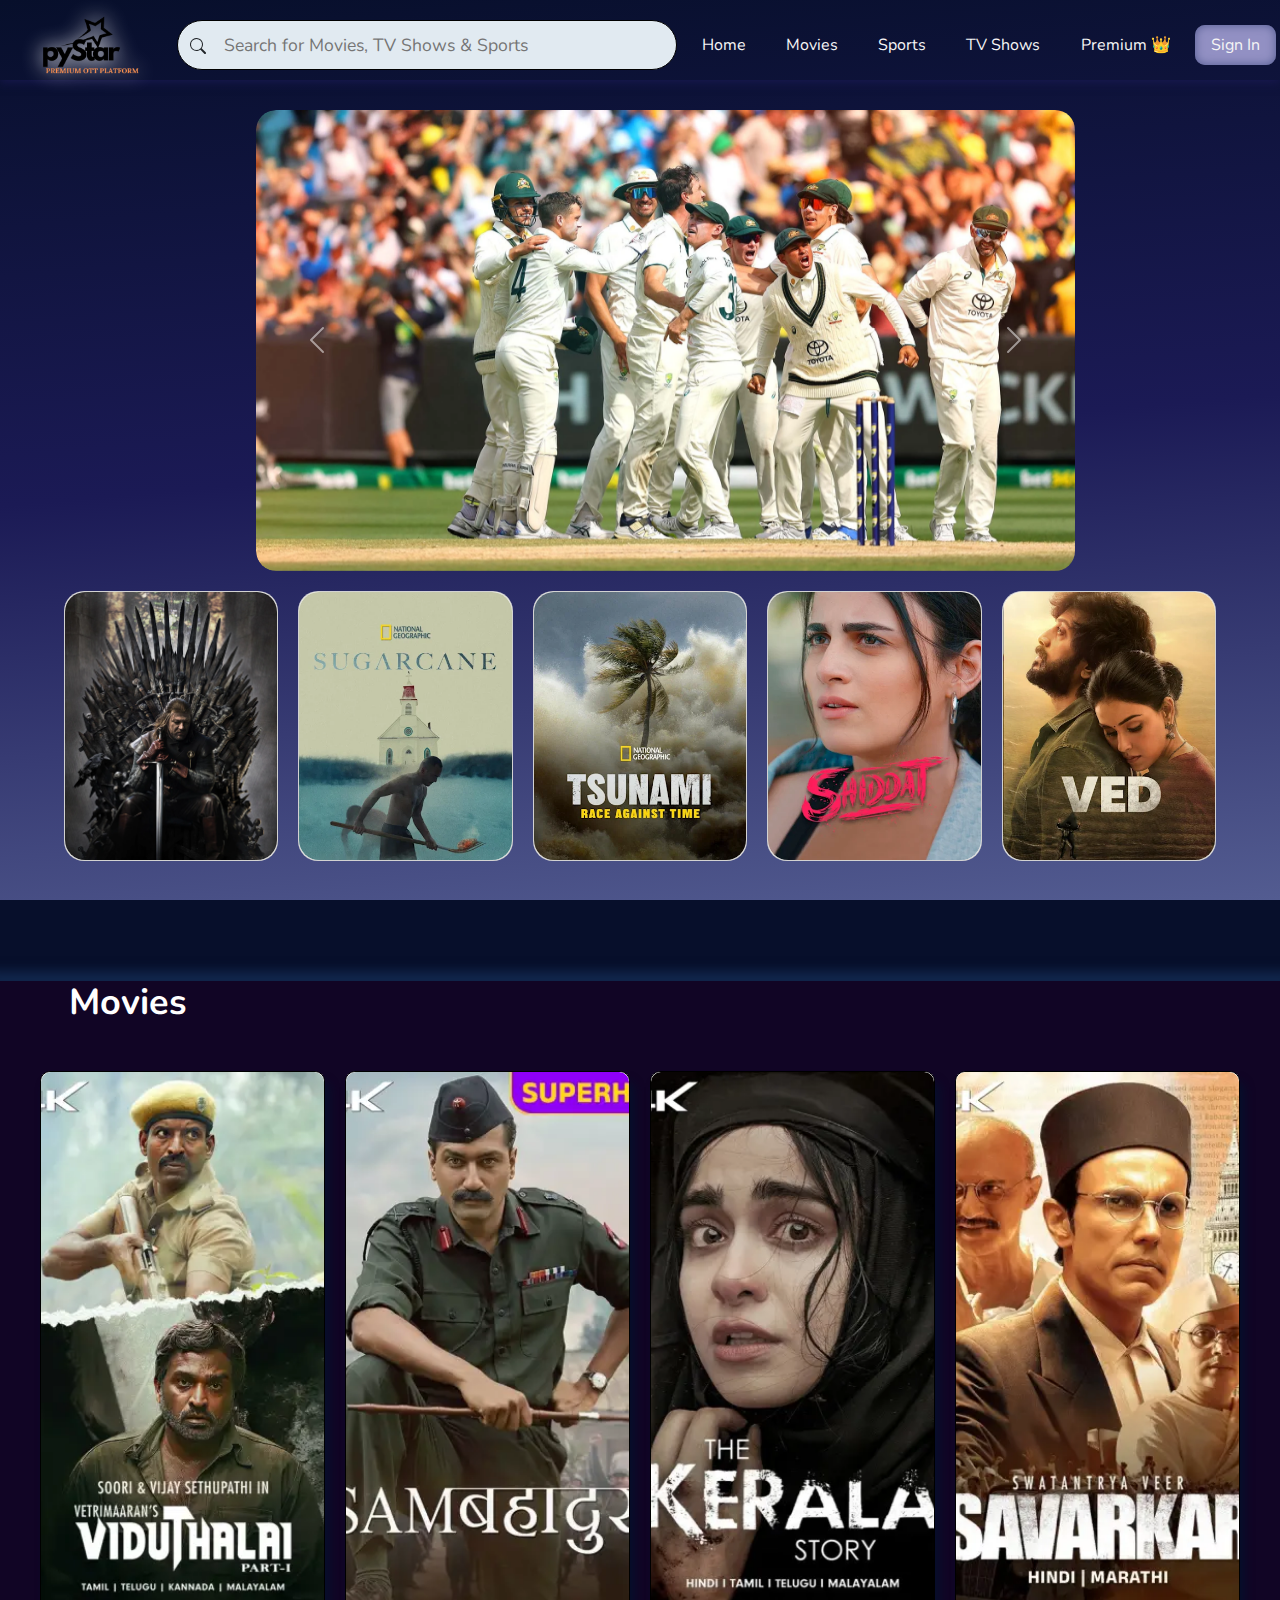
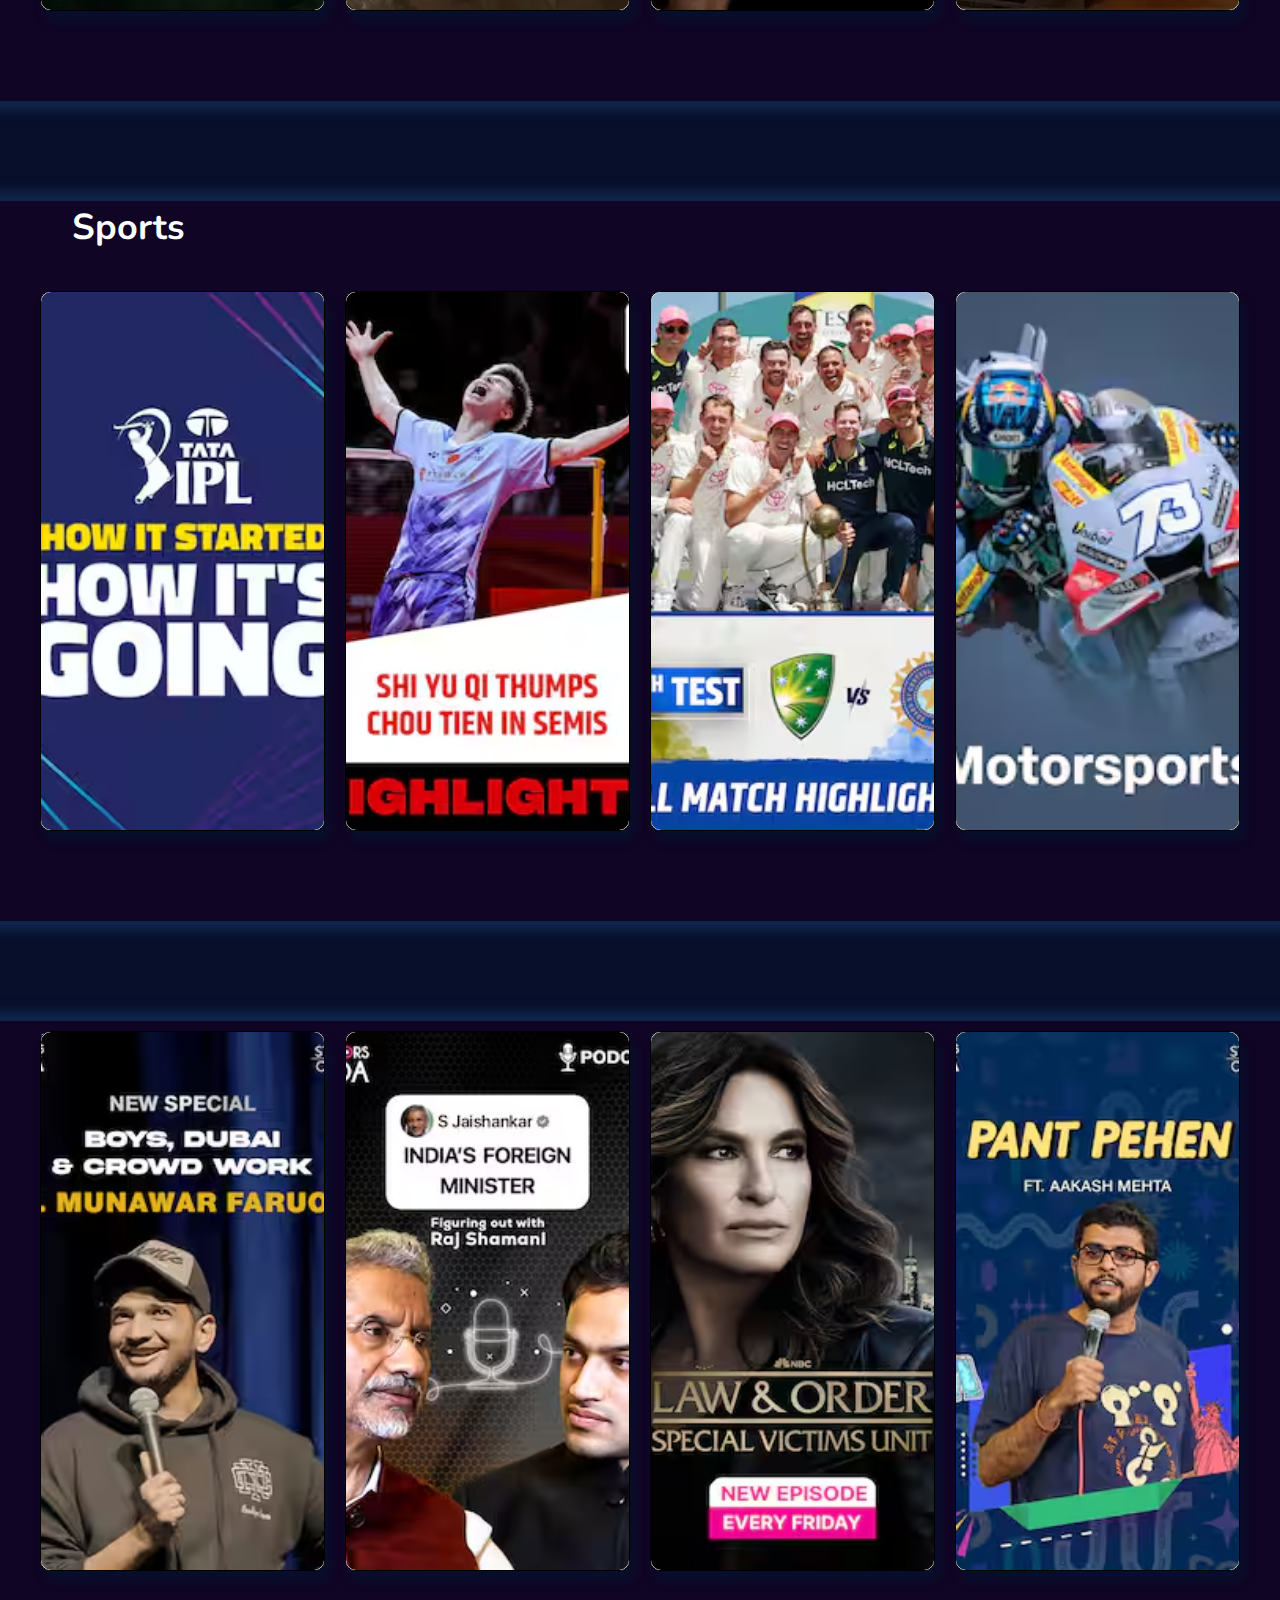
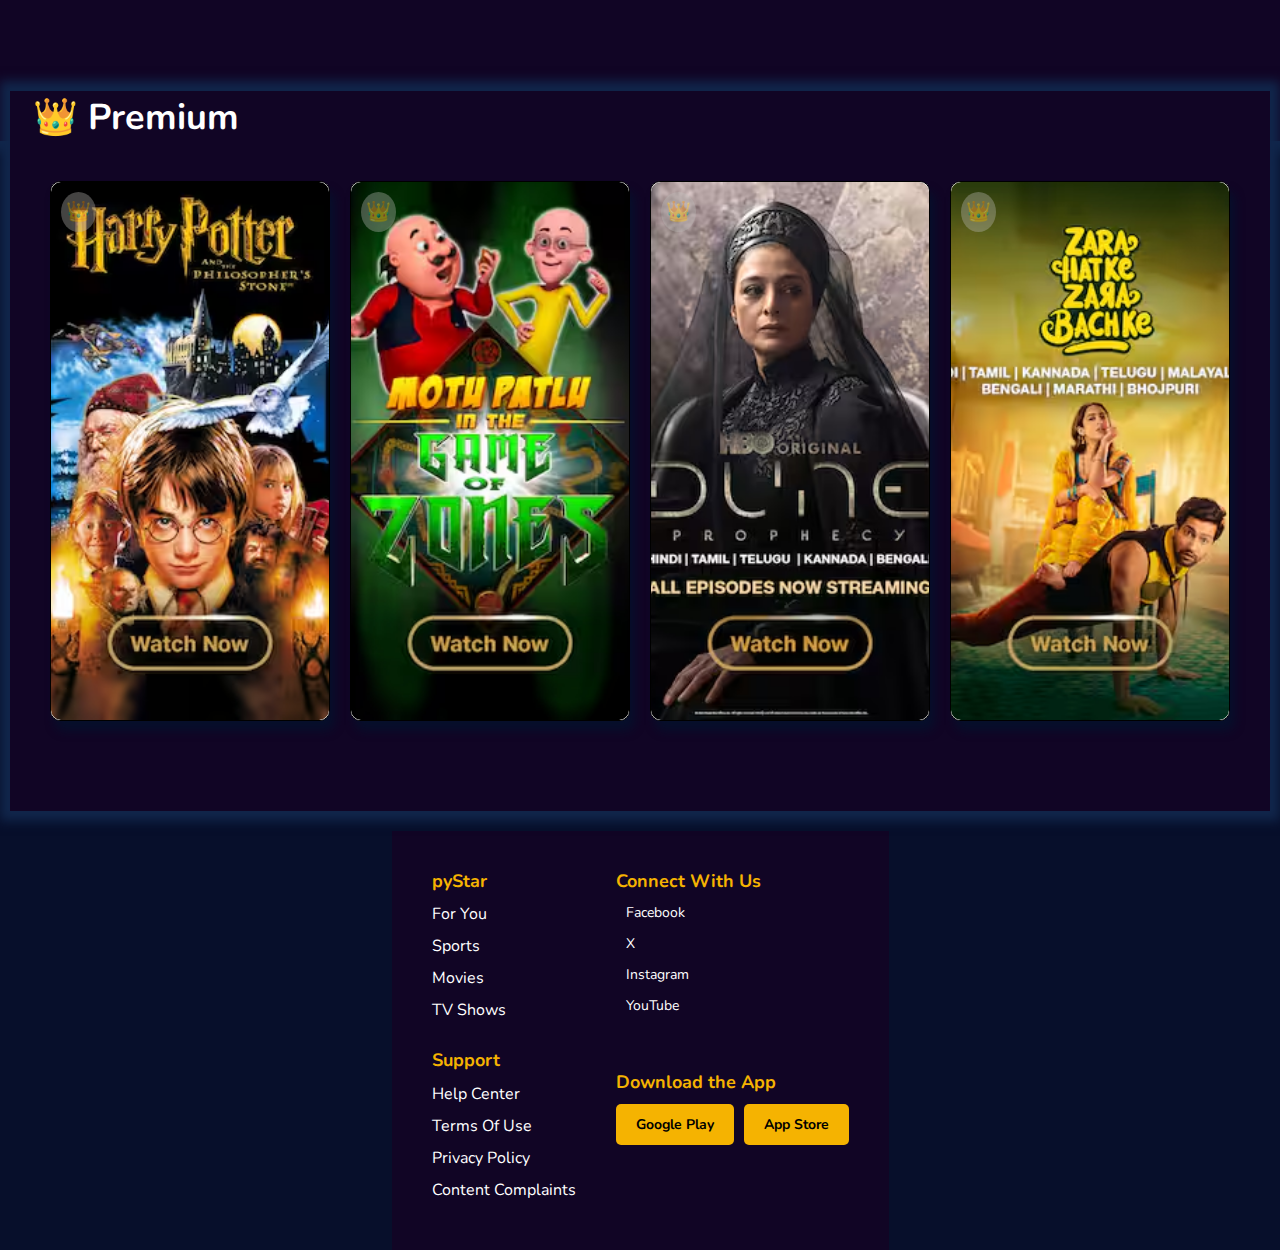
<file: index.html>
<!DOCTYPE html>
<html lang="en">
<head>
  <meta charset="UTF-8">
  <meta name="viewport" content="width=device-width, initial-scale=1.0">
  <!-- Inserting Title logo -->
  <link rel="icon" href="title-logo.png" type="image/x-icon">
  <meta name="description" content="OTT Platform">
  <meta name="keywords" content="Movies, ott, pystar, action, trailers, thriller, scifi, horror, genre">
  <meta name="author" content="Manas">
  <title>pyStar | Indian OTT Platform for Movies, TV Shows</title>
  <link href="https://cdn.jsdelivr.net/npm/bootstrap@5.3.3/dist/css/bootstrap.min.css" rel="stylesheet"
    integrity="sha384-QWTKZyjpPEjISv5WaRU9OFeRpok6YctnYmDr5pNlyT2bRjXh0JMhjY6hW+ALEwIH" crossorigin="anonymous">
  <script src="https://cdn.jsdelivr.net/npm/bootstrap@5.3.3/dist/js/bootstrap.bundle.min.js"
    integrity="sha384-YvpcrYf0tY3lHB60NNkmXc5s9fDVZLESaAA55NDzOxhy9GkcIdslK1eN7N6jIeHz"
    crossorigin="anonymous"></script>
  <link rel="stylesheet" href="pystar.css">
</head>

<body>
  <!-- Home -->
  <div class="main-wrapper">
    <div class="home">
      <div class="nav-bar">
        <img src="webpage logo.png" alt="">
        <div class="search">
          <svg xmlns="http://www.w3.org/2000/svg" width="16" height="16" fill="currentColor" class="bi bi-search"
            viewBox="0 0 16 16">
            <path
              d="M11.742 10.344a6.5 6.5 0 1 0-1.397 1.398h-.001q.044.06.098.115l3.85 3.85a1 1 0 0 0 1.415-1.414l-3.85-3.85a1 1 0 0 0-.115-.1zM12 6.5a5.5 5.5 0 1 1-11 0 5.5 5.5 0 0 1 11 0" />
          </svg>
          <hr>
          <input type="text" name="" id="" placeholder="Search for Movies, TV Shows & Sports">
        </div>
        <a href="#home">Home</a>
        <a href="#movie-movie">Movies</a>
        <a href="#Sport-sport">Sports</a>
        <a href="#Shows1">TV Shows</a>
        <a href="#Premium1">Premium
          <span class="crown-icon">👑</span>
        
        <a href="login.html">Sign In</a>
      </div>
      <div class="home-bg-wall" id="home">
        <div id="carouselExampleSlidesOnly" class="carousel slide" data-bs-ride="carousel">
          <div id="carouselExampleAutoplaying" class="carousel slide" data-bs-ride="carousel">
            <div class="carousel-inner">
              <div class="carousel-item active">
                <img src="pg1.webp" class="d-block w-100" alt="...">
              </div>
              <div class="carousel-item">
                <img src="pg2.webp" class="d-block w-100" alt="...">
              </div>
              <div class="carousel-item">
                <img src="got.webp" class="d-block w-100" alt="...">
              </div>
            </div>
            <button class="carousel-control-prev" type="button" data-bs-target="#carouselExampleAutoplaying"
              data-bs-slide="prev">
              <span class="carousel-control-prev-icon" aria-hidden="true"></span>
              <span class="visually-hidden">Previous</span>
            </button>
            <button class="carousel-control-next" type="button" data-bs-target="#carouselExampleAutoplaying"
              data-bs-slide="next">
              <span class="carousel-control-next-icon" aria-hidden="true"></span>
              <span class="visually-hidden">Next</span>
            </button>
          </div>
        </div>
        <div class="home-sub-section">
          <div class="card">
            <img src="got.webp" alt="">
            <div class="back-card"></div>
          </div>
          <div class="card">
            <img src="es.webp" alt="">
            <div class="back-card"></div>
          </div>
          <div class="card">
            <img src="es2.webp" alt="">
            <div class="back-card"></div>
          </div>
          <div class="card">
            <img src="es3.webp" alt="">
            <div class="back-card"></div>
          </div>
          <div class="card">
            <img src="es4.webp" alt="">
            <div class="back-card"></div>
          </div>
          <!-- <div class="card">
            <img src="mh.jpeg" alt="">
            <div class="back-card"></div>
          </div>
          <div class="card">
            <img src="hod.avif" alt="">
            <div class="back-card"></div>
          </div>
          <div class="card">
            <img src="hod.avif" alt="">
          </div>
          <div class="back-card"></div> -->
        </div>  <!-- class home sub section -->
        

      </div>     <!-- home bg-wall -->


      <!-- movie section starts -->

        <div class="movies" id="movie-movie">
          <h2 class="movie-title">Movies</h2>
          <div class="moviecard">
              <img src="c1.webp" alt="">
          </div>
          <div class="moviecard">
              <img src="c2.webp" alt="">
          </div>
          <div class="moviecard">
              <img src="c3.webp" alt="">
          </div>
          <div class="moviecard">
              <img src="c4.webp" alt="">
          </div>
      </div>
      <!-- sports section starts -->

      <div class="sports" id="Sport-sport">
        <h2 class="sports-title">Sports</h2>
        <div class="sportscard">
            <img src="how-it-started-how-it-is-going-vertical-show-page-1678799445480.avif" alt="">
        </div>
        <div class="sportscard">
            <img src="shi_yu_qi-_hsbc_highlights_vertical_3x4-1734184114718.avif" alt="">
        </div>
        <div class="sportscard">
            <img src="aus_vs_ind_full_match_highlights_vertical_3x4-1736078335946.avif" alt="">
        </div>
        <div class="sportscard">
            <img src="motorsports_show-1707418929447.avif" alt="">
        </div>
    </div>
    <div class="tv-shows" id="Shows1">
      <h2 class="tv-shows-title">TV Shows</h2>
      <div class="tv-showscard">
          <img src="3x4-1722405411859.avif" alt="">
      </div>
      <div class="tv-showscard">
          <img src="3x4-1726509482829.avif" alt="">
      </div>
      <div class="tv-showscard">
          <img src="3x4-label-1728109625923.avif" alt="">
      </div>
      <div class="tv-showscard">
          <img src="pant-pehen-1725630162660.avif" alt="">
      </div>

      <!-- premium section starts -->

      <div class="premium" id="Premium1">
        <h2 class="premium-title">
            <span class="crown-icon">👑</span> Premium
        </h2>
    
        <div class="premium-showscard">
            <div class="card-crown-icon">👑</div>
            <img src="hp1x1-1716522485701.avif" alt="">
        </div>
        <div class="premium-showscard">
            <div class="card-crown-icon">👑</div>
            <img src="gameofzones1x1-1735027219773.avif" alt="">
        </div>
        <div class="premium-showscard">
            <div class="card-crown-icon">👑</div>
            <img src="1x1-1734918703781.avif" alt="">
        </div>
        <div class="premium-showscard">
            <div class="card-crown-icon">👑</div>
            <img src="premium.avif" alt="">
        </div>
    </div>


    <div class="about-section">
      <!-- Left Side -->
      <div class="about-left">
          <!-- Column 1 -->
          <div class="left-column">
              <h3>pyStar</h3>
              <ul>
                  <li>For You</li>
                  <li>Sports</li>
                  <li>Movies</li>
                  <li>TV Shows</li>
              </ul>
          </div>
          <!-- Column 2 -->
          <div class="left-column">
              <h3>Support</h3>
              <ul>
                  <li>Help Center</li>
                  <li>Terms Of Use</li>
                  <li>Privacy Policy</li>
                  <li>Content Complaints</li>
              </ul>
          </div>
      </div>
  
      <!-- Right Side -->
      <div class="about-right">
          <!-- Row 1 -->
          <div class="right-row">
              <h3>Connect With Us</h3>
              <ul class="social-links">
                  <li><i class="fab fa-facebook-f"></i> Facebook</li>
                  <li><i class="fab fa-twitter"></i> X</li>
                  <li><i class="fab fa-instagram"></i> Instagram</li>
                  <li><i class="fab fa-youtube"></i> YouTube</li>
              </ul>
          </div>
          <!-- Row 2 -->
          <div class="right-row">
              <h3>Download the App</h3>
              <div class="download-buttons">
                  <button class="download-button">Google Play</button>
                  <button class="download-button">App Store</button>
              </div>
          </div>
      </div>
  </div>
  
    
      
      
        
    </div>        <!-- home-->
    
  </div>           <!-- main-wrapper-->
  
  


</body>

</html>
</file>
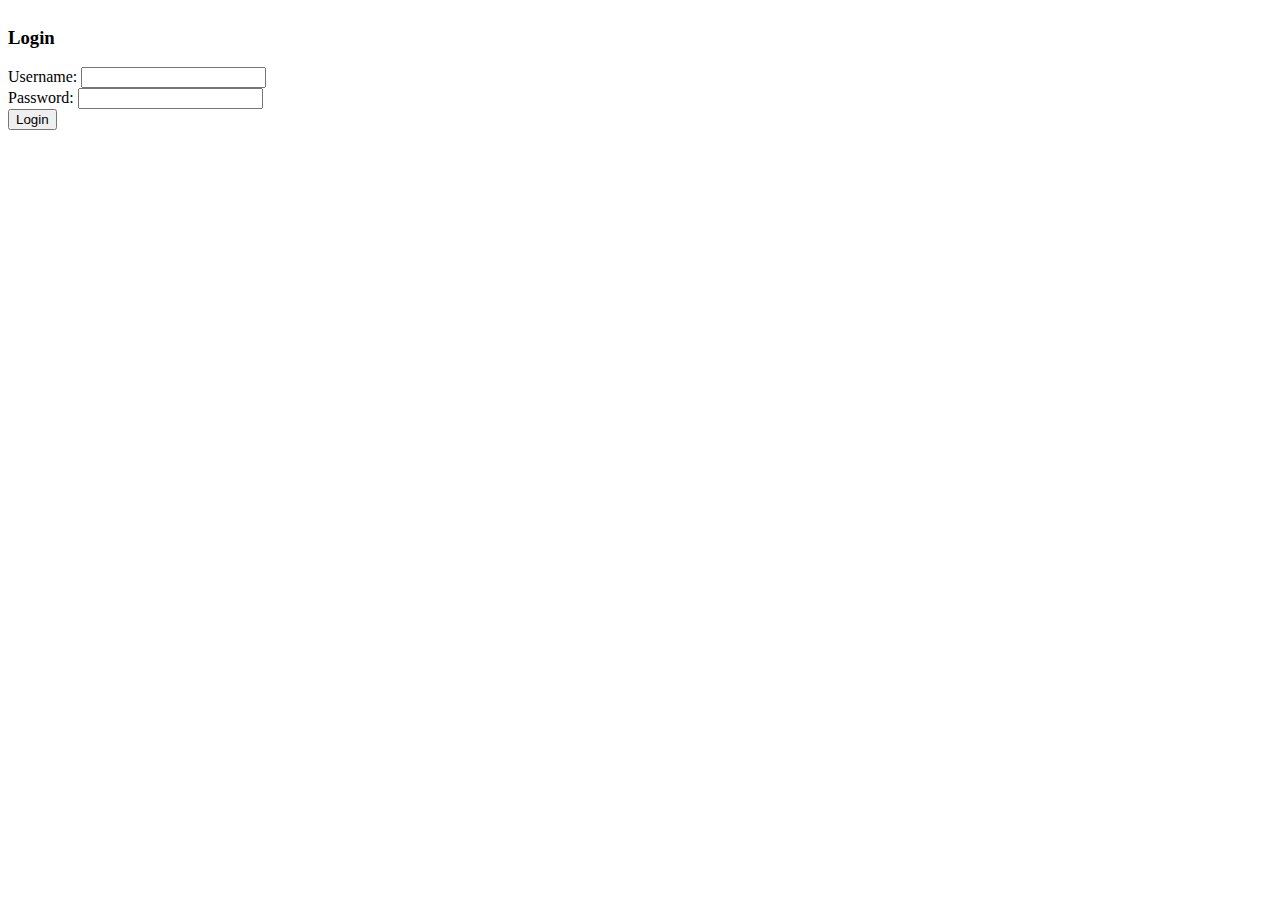
<file: login.html>
<!DOCTYPE html>
<html lang="en">
<head>
    <meta charset="UTF-8">
    <meta name="viewport" content="width=device-width, initial-scale=1.0">
    <title>Document</title>
</head>
<body>
    <div style="position:absolute;">
        <form action="Task1.html" method="get">
            <h3>Login</h3>
            <label for="username">Username:</label>
            <input type="text" id="username" name="username"><br>
            <label for="password">Password:</label>
            <input type="password" id="password" name="password"><br>
            <button type="submit">Login</button>
        </form>
    </div>
</body>
</html>
</file>
<file: pystar.css>
@import url('https://fonts.googleapis.com/css2?family=Nunito:ital,wght@0,200..1000;1,200..1000&display=swap');

*{
    margin: 0;
    font-family: "Nunito", serif;
}

body{
    background-color: #070F2B;
}

/* HomeStart */
.home{
    height: 100vh;
    width: 100%;
    /* border: solid lavender; */
    background: linear-gradient(175deg, #070F2B, #1B1A55,#535C91);
}

.home .nav-bar{
    height: 80px;
    width: 100%;
    /* background-color: #1B1A55; */
    display: flex;
    flex-direction: row;
    justify-content: space-around;
    align-items: center;
    box-shadow: 0px 1px 10px #1B1A55;
    /* position: fixed;
    z-index: 100; */
}

.nav-bar .logo{
    height: 100%;
    width: 200px;
    /* border: 0.5px white solid; */
}

.nav-bar a{
    text-decoration: none;
    color: whitesmoke;
    font-size: 1rem;
    border-radius: 10px;
    padding: 8px 16px;
    margin-top: 10px;
}

.nav-bar a:hover{
    background-color:rgb(225, 234, 241);
    color: #1B1A55;
    transition: all 0.2s ease-in-out;
}

.nav-bar a:last-child{
    background-color: #9290C3;
    box-shadow: 0px 0px 10px #535C91 inset;
}

/* .nav-bar a:nth-child(6):hover{
    background-color: aqua;
} */

.search{
    width: 500px;
    height: 50px;
    border: 0.5px rgb(0, 0, 0) solid;
    border-radius: 25px;
    display: flex;
    background-color:rgb(225, 234, 241);
    hr{
        transform: rotate(100);
        margin-left: 20px;
        background-color: #070F2B;
    }
    margin-top: 10px;
}

.search input{
    height: 100%;
    width: 80%;
    font-size: 1.1rem;
    border: none;
    outline: none;
    background: none;
    padding-left: 10px;
}

.search svg{
    position: relative;
    top: 17px;
    left: 12px;
}

.nav-bar img{
    width: 165px;
    margin-top: 10px;
    /* filter: invert(100%); */
    filter: drop-shadow(0px 0px 10px rgb(245, 245, 245));
}

.home-bg-wall{
    height: calc(100vh-80px);
    margin-top: 30px;
    display: flex;
    flex-direction: column;
    align-items: flex-end;
    justify-content:flex-start;
}




.carousel{
    width: 80%;
    border-radius: 20px;
    overflow: hidden;
}

.home-sub-section {
    display: flex; /
    flex-direction: row;
    justify-content: space-around; 
    align-items: flex-start; 
    flex-wrap: wrap; 
    gap: 20px; 
    margin: 20px auto; 
    max-width: 90%; 
}

.home-sub-section .card {
    flex: 1 1 calc(20% - 20px); 
    max-width:inherit;  
    min-width: 100px; 
    height: 270px;
    border-radius: 20px;
    /* overflow:unset; */
    position: relative;
    transition: transform 0.3s ease-in-out; 
    object-fit: fill;
}

.home-sub-section .card img {
    width: 100%; 
    height: 100%; 
    object-fit:cover; 
    border-radius: inherit;
}

.home-sub-section .card:hover {
    transform: scale(1.05); 
}

.back-card{
    width: 210px;
    height: 50%;
    background-color: #367eba59;
    max-width: inherit;
    /* border: solid; */
    /* z-index: 100; */
    position: absolute;
    top:135px;
    border-bottom-right-radius: 10px;
    border-bottom-left-radius: 10px;
    display: none; 
    size:unset;
}
.card:hover {
    .back-card{
        display: block;
        z-index: 100;
        transition: all 0.5s ease-in-out;
    }
}
/* movie section start */
.movies {
    height: 80vh;
    width: 100%;
    box-shadow: 0px 0px 10px 10px rgb(17, 38, 75);
    margin-top: 100px;
    display: flex;
    align-items: center;
    justify-content: center;
    flex-wrap: wrap;
    gap: 20px; /* Adds spacing between movie cards */
    position: relative;
    background-color: #110525; /* Sets a black background for contrast */
    padding: 10px; /* Adds gap between container edges and content */
}

.movie-title {
    position: absolute;
    top: 0px; /* Adjusts the title position */
    left: 10%;
    transform: translateX(-50%);
    font-size: 36px; /* Makes the title larger */
    font-weight: bold; /* Makes the title bold */
    text-align: center;
    color: #fff; /* White text for the title */
    margin: 0;
}

.movies .moviecard {
    height: calc(60vh / 1); /* Adjusts card height proportionally */
    width: calc(100% / 4 - 30px); /* Ensures cards fit in a row with gaps */
    max-width:inherit;
    border: 1px solid black;
    box-shadow: 5px 10px 10px #070F2B;
    background-color: #fff;
    overflow: hidden; /* Prevents content overflow */
    border-radius: 10px; /* Rounds the corners */
    transition: transform 0.3s ease, box-shadow 0.3s ease; /* Smooth hover effect */
    position: relative;
}

.movies .moviecard:hover {
    transform: translateY(-10px); /* Moves card upward on hover */
    box-shadow: 10px 15px 15px rgba(0, 0, 0, 0.5); /* Enhances shadow on hover */
}

.movies .moviecard img {
    width: 100%;
    height: 100%;
    object-fit: cover; /* Ensures proper image scaling */
    border-radius: 10px; /* Ensures image corners match card corners */
    display: block;
}

.sports {
    height: 80vh;
    width: 100%;
    box-shadow: 0px 0px 10px 10px rgb(17, 38, 75);
    margin-top: 100px;
    display: flex;
    align-items: center;
    justify-content: center;
    flex-wrap: wrap;
    gap: 20px; /* Adds spacing between movie cards */
    position: relative;
    background-color: #110525; /* Sets a black background for contrast */
    padding: 10px; /* Adds gap between container edges and content */
}

.sports-title {
    position: absolute;
    top: 5px; /* Adjusts the title position */
    left: 10%;
    transform: translateX(-50%);
    font-size: 36px; /* Makes the title larger */
    font-weight: bold; /* Makes the title bold */
    text-align: center;
    color: #fff; /* White text for the title */
    margin: 0;
}

.sports .sportscard {
    height: calc(60vh / 1); /* Adjusts card height proportionally */
    width: calc(100% / 4 - 30px); /* Ensures cards fit in a row with gaps */
    border: 1px solid black;
    box-shadow: 5px 10px 10px #070F2B;
    background-color: #fff;
    overflow: hidden; /* Prevents content overflow */
    border-radius: 10px; /* Rounds the corners */
    transition: transform 0.3s ease, box-shadow 0.3s ease; /* Smooth hover effect */
    position: relative;
}

.sports .sportscard:hover {
    transform: translate(-10px); /* Moves card upward on hover */
    box-shadow: 10px 15px 15px rgba(0, 0, 0, 0.5); /* Enhances shadow on hover */
}

.sports .sportscard img {
    width: 100%;
    height: 100%;
    object-fit: cover; /* Ensures proper image scaling */
    border-radius: 10px; /* Ensures image corners match card corners */
    display:flex;
}

/* tvshows  */

.tv-shows {
    height: 80vh;
    width: 100%;
    box-shadow: 0px 0px 10px 10px rgb(17, 38, 75);
    margin-top: 100px;
    display: flex;
    align-items: center;
    justify-content: center;
    flex-wrap: wrap;
    gap: 20px; /* Adds spacing between movie cards */
    position: relative;
    background-color: #110525; /* Sets a black background for contrast */
    padding: 10px; /* Adds gap between container edges and content */
}

.tv-shows-title {
    position: absolute;
    top: 5px; /* Adjusts the title position */
    left: 10%;
    transform: translateX(-50%);
    font-size: 36px; /* Makes the title larger */
    font-weight: bold; /* Makes the title bold */
    text-align: center;
    color: #fff; /* White text for the title */
    margin: 0;
}

.tv-shows .tv-showscard {
    height: calc(60vh / 1); /* Adjusts card height proportionally */
    width: calc(100% / 4 - 30px); /* Ensures cards fit in a row with gaps */
    border: 1px solid black;
    box-shadow: 5px 10px 10px #070F2B;
    background-color: #fff;
    overflow: hidden; /* Prevents content overflow */
    border-radius: 10px; /* Rounds the corners */
    transition: transform 0.3s ease, box-shadow 0.3s ease; /* Smooth hover effect */
    position: relative;
}

.tv-shows .tv-showscard:hover {
    transform: translateY(-10px); /* Moves card upward on hover */
    box-shadow: 10px 15px 15px rgba(0, 0, 0, 0.5); /* Enhances shadow on hover */
}

.tv-shows .tv-showscard img {
    width: 100%;
    height: 100%;
    object-fit: cover; /* Ensures proper image scaling */
    border-radius: 10px; /* Ensures image corners match card corners */
    display:flex;
}

/* premium section starts */

.premium {
    height: 80vh;
    width: 100%;
    box-shadow: 0px 0px 10px 10px rgb(17, 38, 75);
    margin-top: 100px;
    display: flex;
    align-items: center;
    justify-content: center;
    flex-wrap: wrap;
    gap: 20px;
    position: relative;
    background-color: #110525;
    padding: 10px;
}

.premium-title {
    position: absolute;
    top: 5px;
    left: 10%;
    transform: translateX(-50%);
    font-size: 36px;
    font-weight: bold;
    text-align: center;
    color: #fff;
    margin: 0;
    display: flex;
    align-items: center;
    gap: 10px; /* Adds spacing between the crown and text */
}

.premium-title .crown-icon {
    font-size: 36px; /* Adjust the size of the crown icon */
    color: gold; /* Sets the crown color to gold */
}

.premium .premium-showscard {
    height: calc(60vh / 1);
    width: calc(100% / 4 - 30px);
    border: 1px solid black;
    box-shadow: 5px 10px 10px #070F2B;
    background-color: #fff;
    overflow: hidden;
    border-radius: 10px;
    transition: transform 0.3s ease, box-shadow 0.3s ease;
    position: relative;
}

.premium .premium-showscard:hover {
    transform: translateY(-10px);
    box-shadow: 10px 15px 15px rgba(0, 0, 0, 0.5);
}

.premium .premium-showscard img {
    width: 100%;
    height: 100%;
    object-fit: cover;
    border-radius: 10px;
    display: block;
}

.premium .premium-showscard .card-crown-icon {
    position: absolute;
    top: 10px;
    left: 10px;
    font-size: 20px;
    color: gold; /* Sets the crown color to gold */
    background-color: rgba(193, 191, 188, 0.701); /* Adds a semi-transparent background */
    opacity: 50%;
    border-radius: 50%;
    padding: 5px;
    display: flex;
    align-items: center;
    justify-content: center;
    z-index: 1;
}


.about-section {
    display: flex;
    justify-content: space-between;
    align-items: flex-start;
    padding: 40px;
    background-color: #110525;
    color: #fff;
    font-family: Arial, sans-serif;
}

.about-left, .about-right {
    display: flex;
    flex-direction: column;
    gap: 20px;
}

.left-column {
    margin-right: 40px;
}

.left-column h3 {
    font-size: 18px;
    font-weight: bold;
    margin-bottom: 10px;
    color: #f5b301; /* Highlighted heading color */
}

.left-column ul {
    list-style: none;
    padding: 0;
    margin: 0;
}

.left-column ul li {
    margin-bottom: 8px;
    cursor: pointer;
    transition: color 0.3s ease;
}

.left-column ul li:hover {
    color: #f5b301;
}

.right-row {
    margin-bottom: 20px;
}

.right-row h3 {
    font-size: 18px;
    font-weight: bold;
    margin-bottom: 10px;
    color: #f5b301;
}

.social-links {
    list-style: none;
    padding: 0;
    display: flex;
    flex-direction: column;
    gap: 10px;
}

.social-links li {
    display: flex;
    align-items: center;
    gap: 10px;
    font-size: 14px;
    cursor: pointer;
    transition: color 0.3s ease;
}

.social-links li i {
    font-size: 20px;
    color: #f5b301;
}

.social-links li:hover {
    color: #f5b301;
}

.download-buttons {
    display: flex;
    gap: 10px;
}

.download-button {
    padding: 10px 20px;
    background-color: #f5b301;
    color: #000;
    font-size: 14px;
    font-weight: bold;
    border: none;
    border-radius: 5px;
    cursor: pointer;
    transition: background-color 0.3s ease;
}

.download-button:hover {
    background-color: #d49401;
}
</file>
